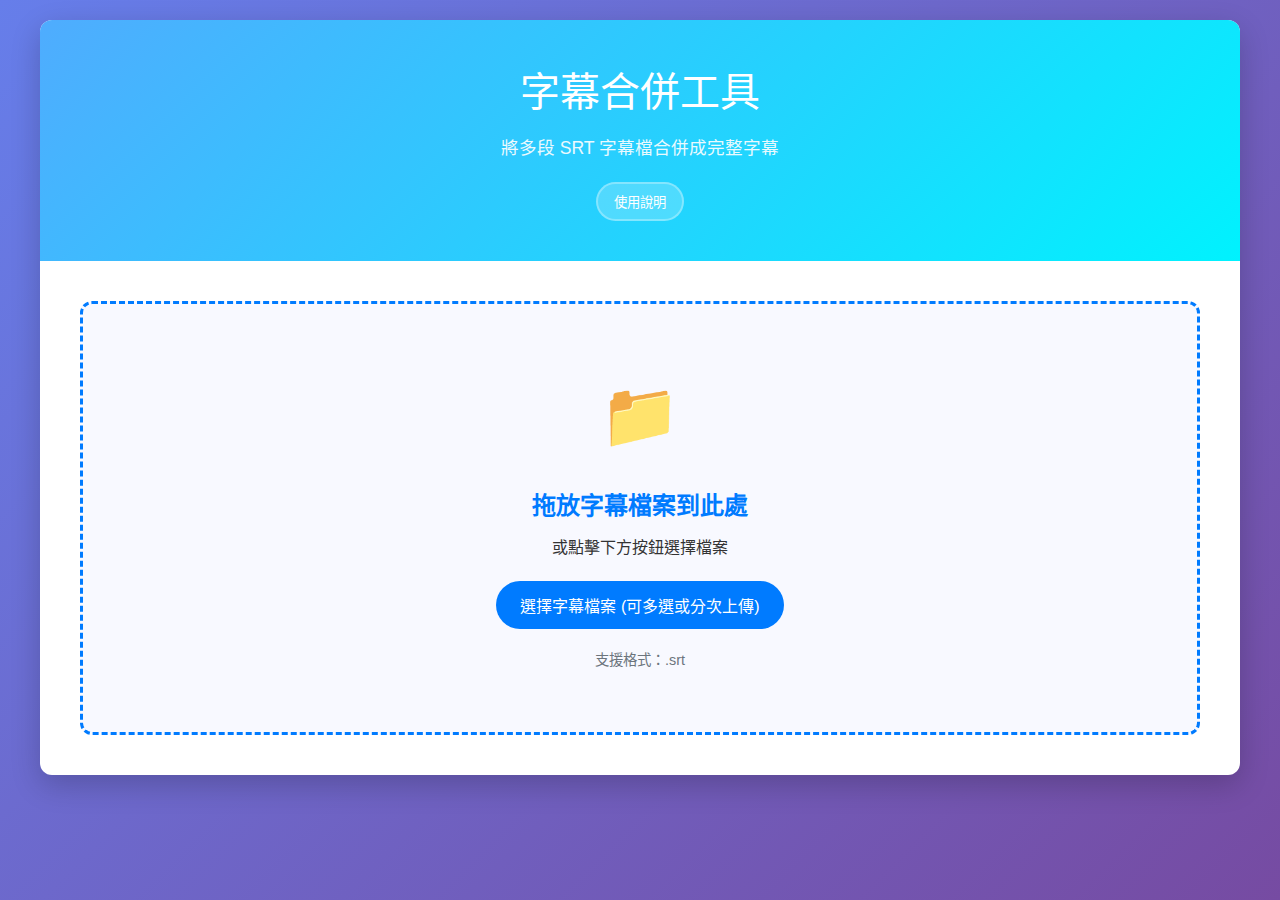
<file: index.html>
<!DOCTYPE html>
<html lang="zh-TW">
<head>
    <meta charset="UTF-8">
    <meta name="viewport" content="width=device-width, initial-scale=1.0">
    <title>字幕合併工具 - Subtitle Merger</title>
    <link rel="stylesheet" href="css/style.css">
</head>
<body>
    <div class="container">
        <!-- 標題區域 -->
        <header class="header">
            <h1>字幕合併工具</h1>
            <p class="subtitle">將多段 SRT 字幕檔合併成完整字幕</p>
            <button class="help-btn" onclick="toggleHelp()">使用說明</button>
        </header>

        <!-- 使用說明區域 -->
        <div class="help-section" id="helpSection" style="display: none;">
            <div class="help-content">
                <h3>使用方式</h3>
                <ol>
                    <li>拖放或選擇多個 .srt 字幕檔案</li>
                    <li>檔案會自動按檔名數字排序</li>
                    <li>可在預覽區域調整段落間隔</li>
                    <li>點擊「開始合併」生成完整字幕</li>
                </ol>
                <p><strong>支援格式：</strong>part1.srt, video_part2.srt, segment3.srt 等</p>
            </div>
        </div>

        <!-- 檔案上傳區域 -->
        <div class="upload-section">
            <div class="drop-zone" id="dropZone">
                <div class="drop-zone-content">
                    <div class="upload-icon">📁</div>
                    <h3>拖放字幕檔案到此處</h3>
                    <p>或點擊下方按鈕選擇檔案</p>
                    <button class="upload-btn" onclick="document.getElementById('fileInput').click()">
                        選擇字幕檔案 (可多選或分次上傳)
                    </button>
                    <input type="file" id="fileInput" multiple accept=".srt" style="display: none;">
                    <p class="file-info">支援格式：.srt</p>
                </div>
            </div>
        </div>

        <!-- 檔案列表區域 -->
        <div class="file-list-section" id="fileListSection" style="display: none;">
            <h3>已選擇的檔案</h3>
            <div class="file-list" id="fileList">
                <!-- 檔案項目會動態加入 -->
            </div>
            <div class="list-actions">
                <button class="clear-btn" onclick="clearFiles()">清除所有檔案</button>
                <button class="sort-btn" onclick="sortFiles()">重新排序</button>
            </div>
        </div>

        <!-- 預覽區域 -->
        <div class="preview-section" id="previewSection" style="display: none;">
            <h3>合併預覽</h3>
            <div class="timeline-preview" id="timelinePreview">
                <!-- 時間軸預覽會動態生成 -->
            </div>
            <div class="total-info" id="totalInfo">
                <div class="info-item">
                    <span class="label">總時長：</span>
                    <span class="value" id="totalDuration">--:--:--</span>
                </div>
                <div class="info-item">
                    <span class="label">總字幕數：</span>
                    <span class="value" id="totalSubtitles">0</span>
                </div>
            </div>
        </div>

        <!-- 設定區域 -->
        <div class="settings-section" id="settingsSection" style="display: none;">
            <h3>輸出設定</h3>
            <div class="setting-item">
                <label for="outputFilename">輸出檔名：</label>
                <input type="text" id="outputFilename" value="merged.srt" placeholder="請輸入檔名">
            </div>
            <div class="setting-item">
                <label>
                    <input type="checkbox" id="preserveEmpty" checked>
                    保留空白字幕
                </label>
            </div>
            <div class="setting-item">
                <label for="defaultGap">預設段落間隔（秒）：</label>
                <input type="number" id="defaultGap" value="0.5" step="0.1" min="0" max="10">
            </div>
        </div>

        <!-- 進度區域 -->
        <div class="progress-section" id="progressSection" style="display: none;">
            <h3>處理進度</h3>
            <div class="progress-bar">
                <div class="progress-fill" id="progressFill"></div>
            </div>
            <div class="progress-text">
                <span class="current-step" id="currentStep">準備開始...</span>
                <span class="progress-percent" id="progressPercent">0%</span>
            </div>
            <div class="step-details" id="stepDetails">
                <!-- 步驟詳情會動態生成 -->
            </div>
        </div>

        <!-- 操作區域 -->
        <div class="action-section" id="actionSection" style="display: none;">
            <button class="merge-btn" id="mergeBtn" onclick="startMerge()">
                開始合併
            </button>
            <button class="download-btn" id="downloadBtn" style="display: none;" onclick="downloadResult()">
                下載結果
            </button>
        </div>

        <!-- SRT 轉文字功能區域 -->
        <div class="convert-section" id="convertSection" style="display: none;">
            <h3>SRT 轉文字功能</h3>
            <div class="convert-options">
                <div class="option-item">
                    <label>轉換格式：</label>
                    <select id="textFormat">
                        <option value="timestamp">帶時間戳記 [00:01:23] 內容</option>
                    </select>
                </div>
                <div class="option-item">
                    <label>
                        <input type="checkbox" id="removeEmptyLines" checked>
                        移除空白字幕
                    </label>
                </div>
            </div>
            <div class="convert-actions">
                <button class="convert-btn" id="convertBtn" onclick="convertToText()">
                    轉換為文字
                </button>
                <button class="download-text-btn" id="downloadTextBtn" style="display: none;" onclick="downloadText()">
                    下載文字檔
                </button>
            </div>
            <div class="text-preview" id="textPreview" style="display: none;">
                <h4>文字預覽</h4>
                <textarea id="textContent" readonly></textarea>
            </div>
        </div>

        <!-- 結果區域 -->
        <div class="result-section" id="resultSection" style="display: none;">
            <div class="success-message">
                <div class="success-icon">✅</div>
                <h3>合併完成！</h3>
                <p>已成功合併 <span id="mergedFileCount">0</span> 個字幕檔案</p>
            </div>
        </div>
    </div>

    <!-- 間隔調整對話框 -->
    <div class="modal" id="gapModal" style="display: none;">
        <div class="modal-content">
            <div class="modal-header">
                <h4>調整段落間隔</h4>
                <button class="close-btn" onclick="closeGapModal()">&times;</button>
            </div>
            <div class="modal-body">
                <div class="gap-info">
                    <p>調整 <span id="gapFromFile"></span> 和 <span id="gapToFile"></span> 之間的間隔</p>
                </div>
                <div class="gap-input">
                    <label for="gapValue">間隔時間（秒）：</label>
                    <input type="number" id="gapValue" step="0.1" min="0" max="60" value="0.5">
                </div>
                <div class="preset-buttons">
                    <button class="preset-btn" onclick="setGapValue(0)">無間隔</button>
                    <button class="preset-btn" onclick="setGapValue(0.5)">0.5秒</button>
                    <button class="preset-btn" onclick="setGapValue(1)">1秒</button>
                    <button class="preset-btn" onclick="setGapValue(2)">2秒</button>
                </div>
            </div>
            <div class="modal-footer">
                <button class="cancel-btn" onclick="closeGapModal()">取消</button>
                <button class="confirm-btn" onclick="confirmGapAdjustment()">確認</button>
            </div>
        </div>
    </div>

    <!-- 載入CSS和JavaScript -->
    <script src="js/script.js"></script>
</body>
</html>
</file>
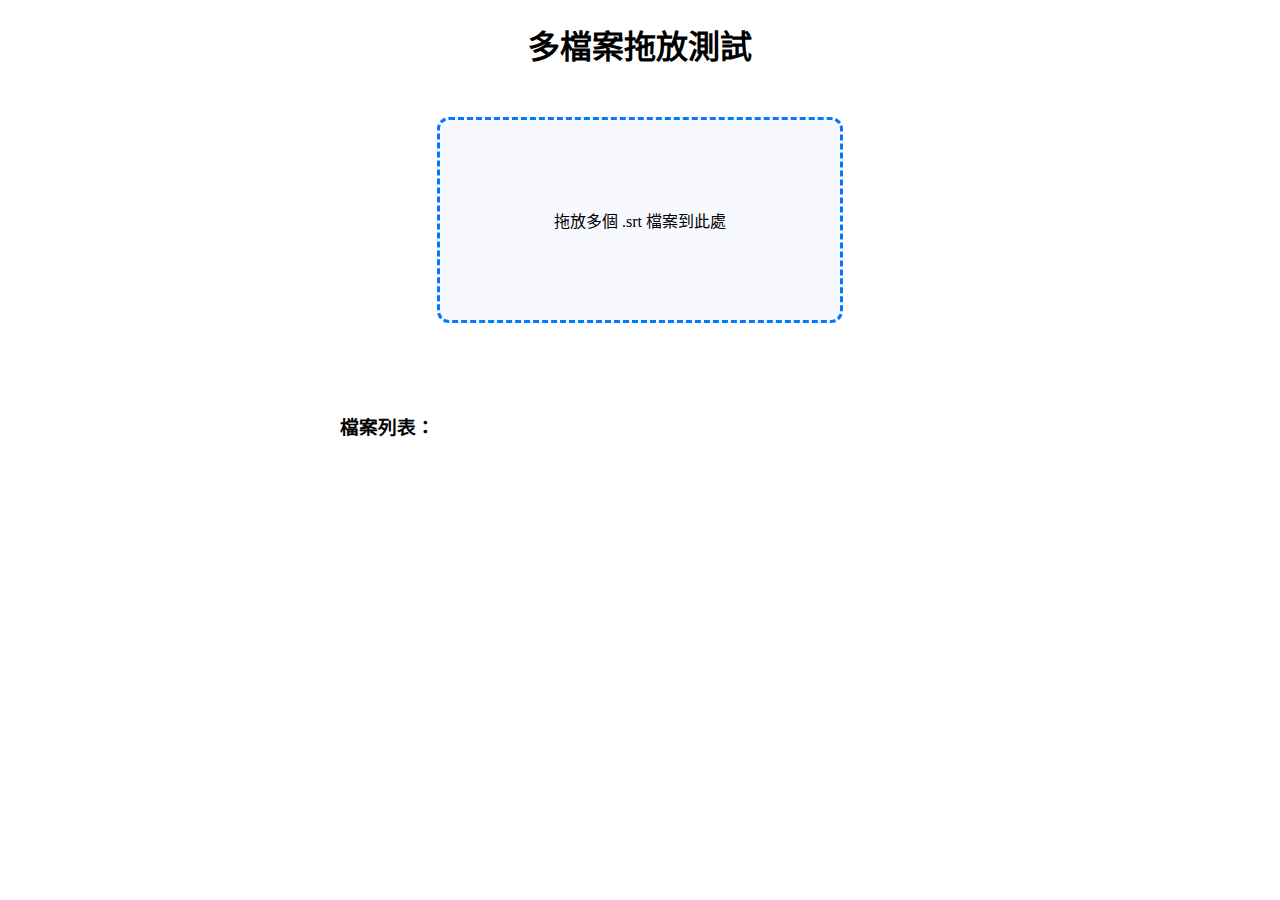
<file: test-drag.html>
<!DOCTYPE html>
<html lang="zh-TW">
<head>
    <meta charset="UTF-8">
    <meta name="viewport" content="width=device-width, initial-scale=1.0">
    <title>拖放測試</title>
    <style>
        .drop-zone {
            width: 400px;
            height: 200px;
            border: 3px dashed #007bff;
            border-radius: 12px;
            display: flex;
            align-items: center;
            justify-content: center;
            margin: 50px auto;
            background: #f8f9ff;
        }
        .drop-zone.dragover {
            border-color: #28a745;
            background: #e8f5e8;
        }
        .file-list {
            max-width: 600px;
            margin: 0 auto;
            padding: 20px;
        }
        .file-item {
            padding: 10px;
            margin: 5px 0;
            background: #f8f9fa;
            border-radius: 4px;
        }
    </style>
</head>
<body>
    <h1 style="text-align: center;">多檔案拖放測試</h1>
    
    <div class="drop-zone" id="dropZone">
        <p>拖放多個 .srt 檔案到此處</p>
    </div>
    
    <div class="file-list" id="fileList">
        <h3>檔案列表：</h3>
    </div>

    <script>
        const dropZone = document.getElementById('dropZone');
        const fileList = document.getElementById('fileList');
        let files = [];

        dropZone.addEventListener('dragover', (e) => {
            e.preventDefault();
            dropZone.classList.add('dragover');
        });

        dropZone.addEventListener('dragleave', () => {
            dropZone.classList.remove('dragover');
        });

        dropZone.addEventListener('drop', (e) => {
            e.preventDefault();
            dropZone.classList.remove('dragover');
            
            console.log('拖放事件觸發');
            console.log('檔案數量:', e.dataTransfer.files.length);
            console.log('檔案列表:', Array.from(e.dataTransfer.files).map(f => f.name));
            
            const srtFiles = Array.from(e.dataTransfer.files).filter(file => 
                file.name.toLowerCase().endsWith('.srt'));
                
            console.log('SRT檔案:', srtFiles.map(f => f.name));
            
            for (const file of srtFiles) {
                if (!files.some(f => f.name === file.name)) {
                    files.push(file);
                }
            }
            
            updateFileList();
        });

        function updateFileList() {
            const html = files.map((file, index) => 
                `<div class="file-item">${index + 1}. ${file.name} (${file.size} bytes)</div>`
            ).join('');
            
            fileList.innerHTML = `<h3>檔案列表 (${files.length})：</h3>` + html;
        }
    </script>
</body>
</html>
</file>
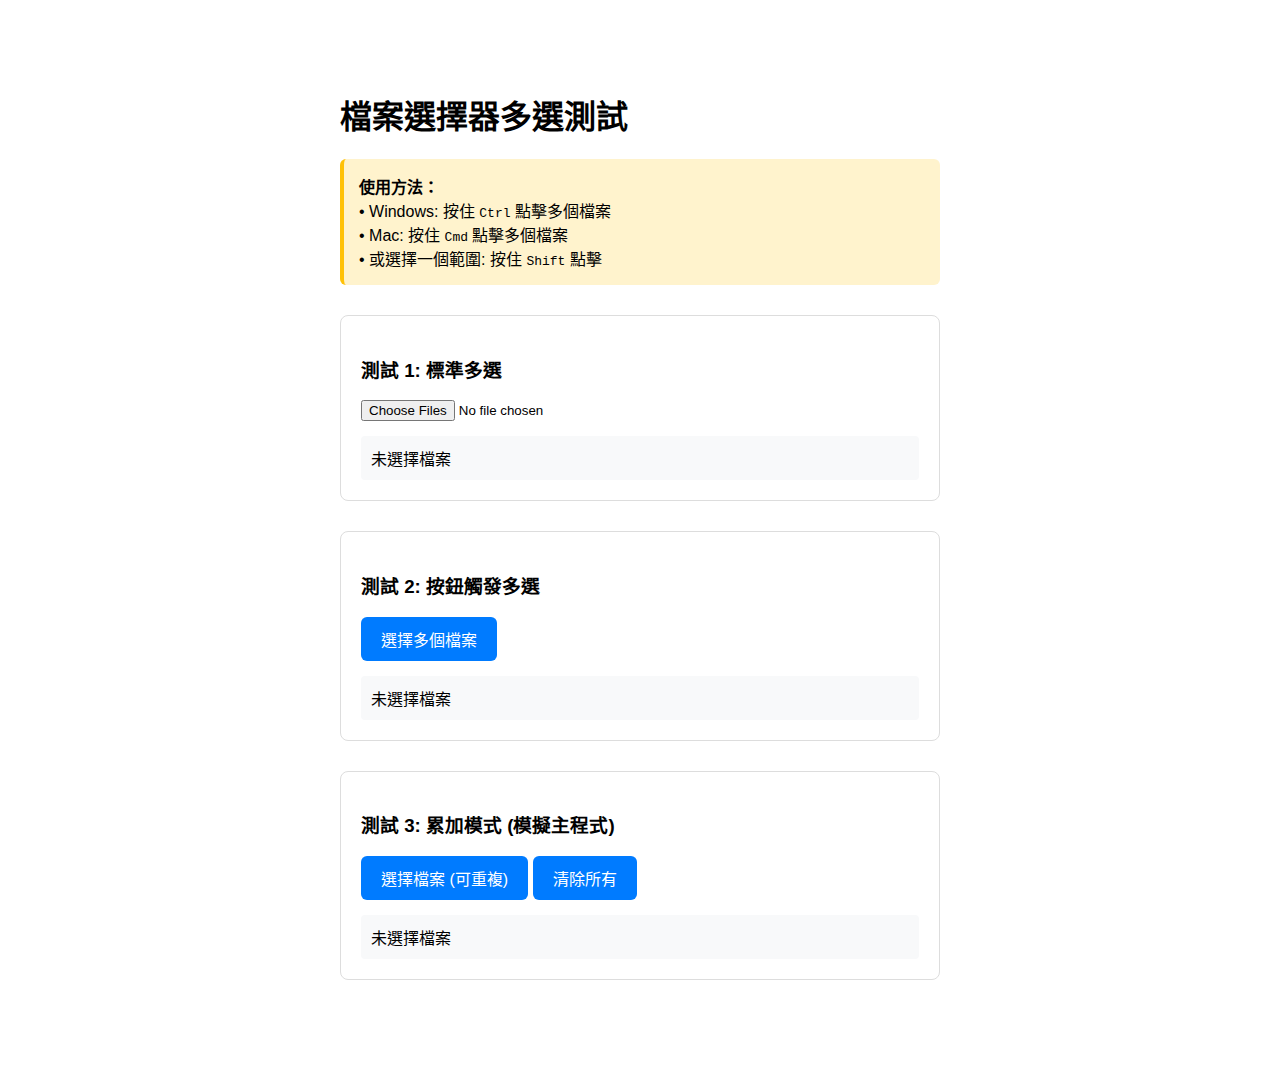
<file: test-input.html>
<!DOCTYPE html>
<html lang="zh-TW">
<head>
    <meta charset="UTF-8">
    <meta name="viewport" content="width=device-width, initial-scale=1.0">
    <title>檔案選擇器測試</title>
    <style>
        body { 
            font-family: Arial, sans-serif; 
            max-width: 600px; 
            margin: 50px auto; 
            padding: 20px; 
        }
        .test-section { 
            margin: 30px 0; 
            padding: 20px; 
            border: 1px solid #ddd; 
            border-radius: 8px; 
        }
        button { 
            padding: 10px 20px; 
            font-size: 16px; 
            background: #007bff; 
            color: white; 
            border: none; 
            border-radius: 6px; 
            cursor: pointer; 
        }
        .file-list { 
            margin-top: 15px; 
            padding: 10px; 
            background: #f8f9fa; 
            border-radius: 4px; 
        }
        .instruction {
            background: #fff3cd;
            padding: 15px;
            border-radius: 6px;
            margin-bottom: 20px;
            border-left: 4px solid #ffc107;
        }
    </style>
</head>
<body>
    <h1>檔案選擇器多選測試</h1>
    
    <div class="instruction">
        <strong>使用方法：</strong><br>
        • Windows: 按住 <kbd>Ctrl</kbd> 點擊多個檔案<br>
        • Mac: 按住 <kbd>Cmd</kbd> 點擊多個檔案<br>
        • 或選擇一個範圍: 按住 <kbd>Shift</kbd> 點擊
    </div>

    <div class="test-section">
        <h3>測試 1: 標準多選</h3>
        <input type="file" id="fileInput1" multiple accept=".srt">
        <div class="file-list" id="fileList1">未選擇檔案</div>
    </div>

    <div class="test-section">
        <h3>測試 2: 按鈕觸發多選</h3>
        <button onclick="document.getElementById('fileInput2').click()">選擇多個檔案</button>
        <input type="file" id="fileInput2" multiple accept=".srt" style="display: none;">
        <div class="file-list" id="fileList2">未選擇檔案</div>
    </div>

    <div class="test-section">
        <h3>測試 3: 累加模式 (模擬主程式)</h3>
        <button onclick="document.getElementById('fileInput3').click()">選擇檔案 (可重複)</button>
        <input type="file" id="fileInput3" multiple accept=".srt" style="display: none;">
        <button onclick="clearFiles()">清除所有</button>
        <div class="file-list" id="fileList3">未選擇檔案</div>
    </div>

    <script>
        let accumulatedFiles = [];

        // 測試 1: 標準多選
        document.getElementById('fileInput1').addEventListener('change', (e) => {
            const files = Array.from(e.target.files);
            console.log('測試1 - 選擇的檔案數量:', files.length);
            console.log('測試1 - 檔案列表:', files.map(f => f.name));
            
            document.getElementById('fileList1').innerHTML = 
                files.length > 0 ? 
                files.map((f, i) => `${i+1}. ${f.name} (${f.size} bytes)`).join('<br>') :
                '未選擇檔案';
        });

        // 測試 2: 按鈕觸發多選
        document.getElementById('fileInput2').addEventListener('change', (e) => {
            const files = Array.from(e.target.files);
            console.log('測試2 - 選擇的檔案數量:', files.length);
            console.log('測試2 - 檔案列表:', files.map(f => f.name));
            
            document.getElementById('fileList2').innerHTML = 
                files.length > 0 ? 
                files.map((f, i) => `${i+1}. ${f.name} (${f.size} bytes)`).join('<br>') :
                '未選擇檔案';
        });

        // 測試 3: 累加模式
        document.getElementById('fileInput3').addEventListener('change', (e) => {
            const files = Array.from(e.target.files);
            console.log('測試3 - 本次選擇的檔案數量:', files.length);
            console.log('測試3 - 本次檔案列表:', files.map(f => f.name));
            
            // 累加檔案，避免重複
            for (const file of files) {
                if (!accumulatedFiles.some(f => f.name === file.name)) {
                    accumulatedFiles.push(file);
                }
            }
            
            console.log('測試3 - 累積總檔案數量:', accumulatedFiles.length);
            console.log('測試3 - 累積檔案列表:', accumulatedFiles.map(f => f.name));
            
            document.getElementById('fileList3').innerHTML = 
                accumulatedFiles.length > 0 ? 
                accumulatedFiles.map((f, i) => `${i+1}. ${f.name} (${f.size} bytes)`).join('<br>') :
                '未選擇檔案';
                
            // 清空 input 以允許重複選擇
            e.target.value = '';
        });

        function clearFiles() {
            accumulatedFiles = [];
            document.getElementById('fileList3').innerHTML = '未選擇檔案';
            console.log('測試3 - 已清除所有檔案');
        }
    </script>
</body>
</html>
</file>
<file: css/style.css>
/* 全域樣式 */
* {
    margin: 0;
    padding: 0;
    box-sizing: border-box;
}

body {
    font-family: -apple-system, BlinkMacSystemFont, 'Segoe UI', Roboto, sans-serif;
    line-height: 1.6;
    color: #333;
    background: linear-gradient(135deg, #667eea 0%, #764ba2 100%);
    min-height: 100vh;
    padding: 20px;
}

.container {
    max-width: 1200px;
    margin: 0 auto;
    background: white;
    border-radius: 12px;
    box-shadow: 0 10px 30px rgba(0, 0, 0, 0.2);
    overflow: hidden;
}

/* 標題區域 */
.header {
    background: linear-gradient(135deg, #4facfe 0%, #00f2fe 100%);
    color: white;
    padding: 40px;
    text-align: center;
    position: relative;
}

.header h1 {
    font-size: 2.5em;
    margin-bottom: 10px;
    font-weight: 300;
}

.header .subtitle {
    font-size: 1.1em;
    opacity: 0.9;
    margin-bottom: 20px;
}

.help-btn {
    background: rgba(255, 255, 255, 0.2);
    border: 2px solid rgba(255, 255, 255, 0.3);
    color: white;
    padding: 8px 16px;
    border-radius: 20px;
    cursor: pointer;
    transition: all 0.3s ease;
}

.help-btn:hover {
    background: rgba(255, 255, 255, 0.3);
    transform: translateY(-2px);
}

/* 使用說明區域 */
.help-section {
    background: #f8f9fa;
    padding: 30px 40px;
    border-bottom: 1px solid #e9ecef;
}

.help-content h3 {
    color: #495057;
    margin-bottom: 15px;
}

.help-content ol {
    margin-left: 20px;
    margin-bottom: 15px;
}

.help-content li {
    margin-bottom: 8px;
    color: #6c757d;
}

/* 檔案上傳區域 */
.upload-section {
    padding: 40px;
}

.drop-zone {
    border: 3px dashed #007bff;
    border-radius: 12px;
    padding: 60px 40px;
    text-align: center;
    background: #f8f9ff;
    transition: all 0.3s ease;
    cursor: pointer;
}

.drop-zone:hover {
    border-color: #0056b3;
    background: #e7f3ff;
    transform: translateY(-2px);
}

.drop-zone.dragover {
    border-color: #28a745;
    background: #e8f5e8;
}

.drop-zone-content .upload-icon {
    font-size: 4em;
    margin-bottom: 20px;
}

.drop-zone-content h3 {
    color: #007bff;
    margin-bottom: 10px;
    font-size: 1.5em;
}

.upload-btn {
    background: #007bff;
    color: white;
    border: none;
    padding: 12px 24px;
    border-radius: 25px;
    font-size: 1em;
    cursor: pointer;
    margin: 20px 0;
    transition: all 0.3s ease;
}

.upload-btn:hover {
    background: #0056b3;
    transform: translateY(-2px);
}

.file-info {
    color: #6c757d;
    font-size: 0.9em;
}

/* 檔案列表區域 */
.file-list-section {
    padding: 40px;
    border-top: 1px solid #e9ecef;
}

.file-list-section h3 {
    margin-bottom: 20px;
    color: #495057;
}

.file-list {
    background: #f8f9fa;
    border-radius: 8px;
    padding: 20px;
    margin-bottom: 20px;
}

.file-item {
    display: flex;
    align-items: center;
    justify-content: space-between;
    padding: 15px;
    background: white;
    border-radius: 8px;
    margin-bottom: 10px;
    border-left: 4px solid #007bff;
    transition: all 0.3s ease;
}

.file-item:hover {
    transform: translateX(5px);
    box-shadow: 0 2px 10px rgba(0, 0, 0, 0.1);
}

.file-info-left {
    display: flex;
    align-items: center;
    gap: 15px;
}

.file-icon {
    font-size: 1.5em;
    color: #007bff;
}

.file-details h4 {
    color: #495057;
    margin-bottom: 5px;
}

.file-meta {
    color: #6c757d;
    font-size: 0.9em;
}

.file-actions {
    display: flex;
    gap: 10px;
}

.action-btn {
    padding: 6px 12px;
    border: none;
    border-radius: 4px;
    cursor: pointer;
    font-size: 0.8em;
    transition: all 0.3s ease;
}

.remove-btn {
    background: #dc3545;
    color: white;
}

.remove-btn:hover {
    background: #c82333;
}

.move-btn {
    background: #6c757d;
    color: white;
}

.move-btn:hover {
    background: #545b62;
}

.list-actions {
    display: flex;
    gap: 15px;
}

.clear-btn, .sort-btn {
    padding: 10px 20px;
    border: 1px solid #dee2e6;
    background: white;
    border-radius: 6px;
    cursor: pointer;
    transition: all 0.3s ease;
}

.clear-btn:hover, .sort-btn:hover {
    background: #f8f9fa;
    transform: translateY(-1px);
}

/* 預覽區域 */
.preview-section {
    padding: 40px;
    border-top: 1px solid #e9ecef;
    background: #f8f9fa;
}

.preview-section h3 {
    margin-bottom: 25px;
    color: #495057;
}

.timeline-preview {
    background: white;
    border-radius: 8px;
    padding: 25px;
    margin-bottom: 25px;
}

.file-segment {
    display: flex;
    align-items: center;
    justify-content: space-between;
    padding: 15px;
    background: #e7f3ff;
    border-radius: 8px;
    margin-bottom: 5px;
    border-left: 4px solid #007bff;
}

.segment-info {
    display: flex;
    gap: 20px;
    align-items: center;
}

.filename {
    font-weight: 600;
    color: #007bff;
}

.time-range {
    color: #495057;
    font-family: 'Courier New', monospace;
}

.subtitle-count {
    color: #6c757d;
    font-size: 0.9em;
}

.gap-indicator {
    display: flex;
    align-items: center;
    justify-content: center;
    padding: 10px;
    margin: 5px 0;
    background: #fff3cd;
    border-radius: 6px;
    border: 1px dashed #ffc107;
}

.gap-time {
    color: #856404;
    font-size: 0.9em;
    margin-right: 15px;
}

.adjust-gap {
    background: #ffc107;
    color: #212529;
    border: none;
    padding: 5px 12px;
    border-radius: 4px;
    cursor: pointer;
    font-size: 0.8em;
    transition: all 0.3s ease;
}

.adjust-gap:hover {
    background: #e0a800;
    transform: scale(1.05);
}

.total-info {
    display: flex;
    gap: 40px;
    justify-content: center;
    padding: 20px;
    background: white;
    border-radius: 8px;
    border: 2px solid #28a745;
}

.info-item {
    text-align: center;
}

.info-item .label {
    display: block;
    color: #6c757d;
    font-size: 0.9em;
    margin-bottom: 5px;
}

.info-item .value {
    display: block;
    color: #28a745;
    font-size: 1.2em;
    font-weight: 600;
    font-family: 'Courier New', monospace;
}

/* 設定區域 */
.settings-section {
    padding: 40px;
    border-top: 1px solid #e9ecef;
}

.settings-section h3 {
    margin-bottom: 25px;
    color: #495057;
}

.setting-item {
    margin-bottom: 20px;
}

.setting-item label {
    display: block;
    margin-bottom: 8px;
    color: #495057;
    font-weight: 500;
}

.setting-item input[type="text"],
.setting-item input[type="number"] {
    width: 100%;
    max-width: 300px;
    padding: 10px;
    border: 2px solid #dee2e6;
    border-radius: 6px;
    font-size: 1em;
    transition: border-color 0.3s ease;
}

.setting-item input[type="text"]:focus,
.setting-item input[type="number"]:focus {
    outline: none;
    border-color: #007bff;
}

.setting-item input[type="checkbox"] {
    margin-right: 10px;
    transform: scale(1.2);
}

/* 進度區域 */
.progress-section {
    padding: 40px;
    border-top: 1px solid #e9ecef;
    background: #f8f9fa;
}

.progress-section h3 {
    margin-bottom: 25px;
    color: #495057;
}

.progress-bar {
    background: #e9ecef;
    border-radius: 10px;
    height: 20px;
    margin-bottom: 15px;
    overflow: hidden;
}

.progress-fill {
    background: linear-gradient(90deg, #28a745, #20c997);
    height: 100%;
    width: 0%;
    border-radius: 10px;
    transition: width 0.5s ease;
}

.progress-text {
    display: flex;
    justify-content: space-between;
    margin-bottom: 20px;
}

.current-step {
    color: #495057;
    font-weight: 500;
}

.progress-percent {
    color: #28a745;
    font-weight: 600;
}

.step-details {
    background: white;
    border-radius: 8px;
    padding: 20px;
}

.step {
    display: flex;
    align-items: center;
    padding: 10px 0;
    border-bottom: 1px solid #f1f3f4;
}

.step:last-child {
    border-bottom: none;
}

.step.completed {
    color: #28a745;
}

.step.in-progress {
    color: #007bff;
    font-weight: 500;
}

.step.pending {
    color: #6c757d;
}

/* 操作區域 */
.action-section {
    padding: 40px;
    text-align: center;
    border-top: 1px solid #e9ecef;
}

.merge-btn, .download-btn {
    padding: 15px 40px;
    font-size: 1.1em;
    border: none;
    border-radius: 25px;
    cursor: pointer;
    transition: all 0.3s ease;
    margin: 0 10px;
}

.merge-btn {
    background: linear-gradient(135deg, #28a745, #20c997);
    color: white;
}

.merge-btn:hover {
    transform: translateY(-3px);
    box-shadow: 0 5px 15px rgba(40, 167, 69, 0.4);
}

.merge-btn:disabled {
    background: #6c757d;
    cursor: not-allowed;
    transform: none;
    box-shadow: none;
}

.download-btn {
    background: linear-gradient(135deg, #007bff, #0056b3);
    color: white;
}

.download-btn:hover {
    transform: translateY(-3px);
    box-shadow: 0 5px 15px rgba(0, 123, 255, 0.4);
}

/* 結果區域 */
.result-section {
    padding: 40px;
    text-align: center;
    background: #d4edda;
    border-top: 1px solid #c3e6cb;
}

.success-message {
    color: #155724;
}

.success-icon {
    font-size: 3em;
    margin-bottom: 15px;
}

.success-message h3 {
    margin-bottom: 10px;
}

/* 對話框樣式 */
.modal {
    position: fixed;
    top: 0;
    left: 0;
    width: 100%;
    height: 100%;
    background: rgba(0, 0, 0, 0.5);
    display: flex;
    align-items: center;
    justify-content: center;
    z-index: 1000;
}

.modal-content {
    background: white;
    border-radius: 12px;
    width: 90%;
    max-width: 500px;
    box-shadow: 0 10px 30px rgba(0, 0, 0, 0.3);
    animation: modalSlideIn 0.3s ease;
}

@keyframes modalSlideIn {
    from {
        opacity: 0;
        transform: translateY(-50px);
    }
    to {
        opacity: 1;
        transform: translateY(0);
    }
}

.modal-header {
    display: flex;
    justify-content: space-between;
    align-items: center;
    padding: 20px 25px;
    border-bottom: 1px solid #e9ecef;
}

.modal-header h4 {
    color: #495057;
    margin: 0;
}

.close-btn {
    background: none;
    border: none;
    font-size: 1.5em;
    cursor: pointer;
    color: #6c757d;
    padding: 0;
    width: 30px;
    height: 30px;
    display: flex;
    align-items: center;
    justify-content: center;
    border-radius: 50%;
    transition: all 0.3s ease;
}

.close-btn:hover {
    background: #f8f9fa;
    color: #495057;
}

.modal-body {
    padding: 25px;
}

.gap-info {
    margin-bottom: 20px;
    padding: 15px;
    background: #f8f9fa;
    border-radius: 6px;
    color: #495057;
}

.gap-input {
    margin-bottom: 20px;
}

.gap-input label {
    display: block;
    margin-bottom: 8px;
    color: #495057;
    font-weight: 500;
}

.gap-input input {
    width: 100%;
    padding: 10px;
    border: 2px solid #dee2e6;
    border-radius: 6px;
    font-size: 1em;
}

.gap-input input:focus {
    outline: none;
    border-color: #007bff;
}

.preset-buttons {
    display: flex;
    gap: 10px;
    flex-wrap: wrap;
}

.preset-btn {
    padding: 8px 16px;
    background: #f8f9fa;
    border: 2px solid #dee2e6;
    border-radius: 20px;
    cursor: pointer;
    font-size: 0.9em;
    transition: all 0.3s ease;
}

.preset-btn:hover {
    background: #e9ecef;
    border-color: #adb5bd;
}

.preset-btn.active {
    background: #007bff;
    color: white;
    border-color: #007bff;
}

.modal-footer {
    display: flex;
    justify-content: flex-end;
    gap: 15px;
    padding: 20px 25px;
    border-top: 1px solid #e9ecef;
}

.cancel-btn, .confirm-btn {
    padding: 10px 20px;
    border: none;
    border-radius: 6px;
    cursor: pointer;
    font-size: 1em;
    transition: all 0.3s ease;
}

.cancel-btn {
    background: #6c757d;
    color: white;
}

.cancel-btn:hover {
    background: #545b62;
}

.confirm-btn {
    background: #007bff;
    color: white;
}

.confirm-btn:hover {
    background: #0056b3;
}

/* 響應式設計 */
@media (max-width: 768px) {
    body {
        padding: 10px;
    }
    
    .header {
        padding: 30px 20px;
    }
    
    .header h1 {
        font-size: 2em;
    }
    
    .upload-section,
    .file-list-section,
    .preview-section,
    .settings-section,
    .progress-section,
    .action-section,
    .result-section {
        padding: 25px 20px;
    }
    
    .drop-zone {
        padding: 40px 20px;
    }
    
    .file-item {
        flex-direction: column;
        align-items: flex-start;
        gap: 15px;
    }
    
    .file-actions {
        width: 100%;
        justify-content: flex-end;
    }
    
    .file-segment {
        flex-direction: column;
        align-items: flex-start;
        gap: 10px;
    }
    
    .segment-info {
        flex-direction: column;
        align-items: flex-start;
        gap: 5px;
        width: 100%;
    }
    
    .total-info {
        flex-direction: column;
        gap: 20px;
    }
    
    .list-actions,
    .preset-buttons {
        flex-direction: column;
    }
    
    .modal-content {
        margin: 20px;
    }
    
    .merge-btn, .download-btn {
        width: 100%;
        margin: 5px 0;
    }
}

/* 動畫效果 */
.fade-in {
    animation: fadeIn 0.5s ease;
}

@keyframes fadeIn {
    from { opacity: 0; transform: translateY(20px); }
    to { opacity: 1; transform: translateY(0); }
}

.slide-in {
    animation: slideIn 0.3s ease;
}

@keyframes slideIn {
    from { transform: translateX(-20px); opacity: 0; }
    to { transform: translateX(0); opacity: 1; }
}

/* 拖放效果 */
.drag-over {
    transform: scale(1.02);
    box-shadow: 0 0 20px rgba(0, 123, 255, 0.3);
}

/* SRT 轉文字功能樣式 */
.convert-section {
    background: white;
    padding: 30px;
    margin: 0;
    border-top: 1px solid #e0e0e0;
}

.convert-section h3 {
    color: #333;
    margin-bottom: 20px;
    font-size: 1.4em;
}

.convert-options {
    display: flex;
    flex-direction: column;
    gap: 15px;
    margin-bottom: 25px;
}

.option-item {
    display: flex;
    align-items: center;
    gap: 10px;
}

.option-item label {
    font-weight: 500;
    color: #555;
}

.option-item select {
    padding: 8px 12px;
    border: 2px solid #e0e0e0;
    border-radius: 6px;
    font-size: 14px;
    background: white;
    min-width: 200px;
}

.option-item select:focus {
    border-color: #4facfe;
    outline: none;
}

.convert-actions {
    display: flex;
    gap: 15px;
    margin-bottom: 25px;
}

.convert-btn, .download-text-btn {
    padding: 12px 24px;
    border: none;
    border-radius: 8px;
    font-size: 16px;
    font-weight: 500;
    cursor: pointer;
    transition: all 0.3s ease;
}

.convert-btn {
    background: linear-gradient(135deg, #667eea 0%, #764ba2 100%);
    color: white;
}

.convert-btn:hover {
    transform: translateY(-2px);
    box-shadow: 0 4px 15px rgba(102, 126, 234, 0.3);
}

.download-text-btn {
    background: linear-gradient(135deg, #43e97b 0%, #38f9d7 100%);
    color: white;
}

.download-text-btn:hover {
    transform: translateY(-2px);
    box-shadow: 0 4px 15px rgba(67, 233, 123, 0.3);
}

.text-preview {
    margin-top: 20px;
}

.text-preview h4 {
    color: #333;
    margin-bottom: 15px;
    font-size: 1.2em;
}

.text-preview textarea {
    width: 100%;
    height: 300px;
    padding: 15px;
    border: 2px solid #e0e0e0;
    border-radius: 8px;
    font-family: 'Monaco', 'Menlo', 'Consolas', monospace;
    font-size: 14px;
    line-height: 1.6;
    resize: vertical;
    background: #f8f9fa;
}

.text-preview textarea:focus {
    border-color: #4facfe;
    outline: none;
}

/* 響應式設計更新 */
@media (max-width: 768px) {
    .convert-options {
        gap: 20px;
    }
    
    .option-item {
        flex-direction: column;
        align-items: flex-start;
        gap: 8px;
    }
    
    .option-item select {
        width: 100%;
        min-width: unset;
    }
    
    .convert-actions {
        flex-direction: column;
    }
    
    .convert-btn, .download-text-btn {
        width: 100%;
    }
}
</file>
